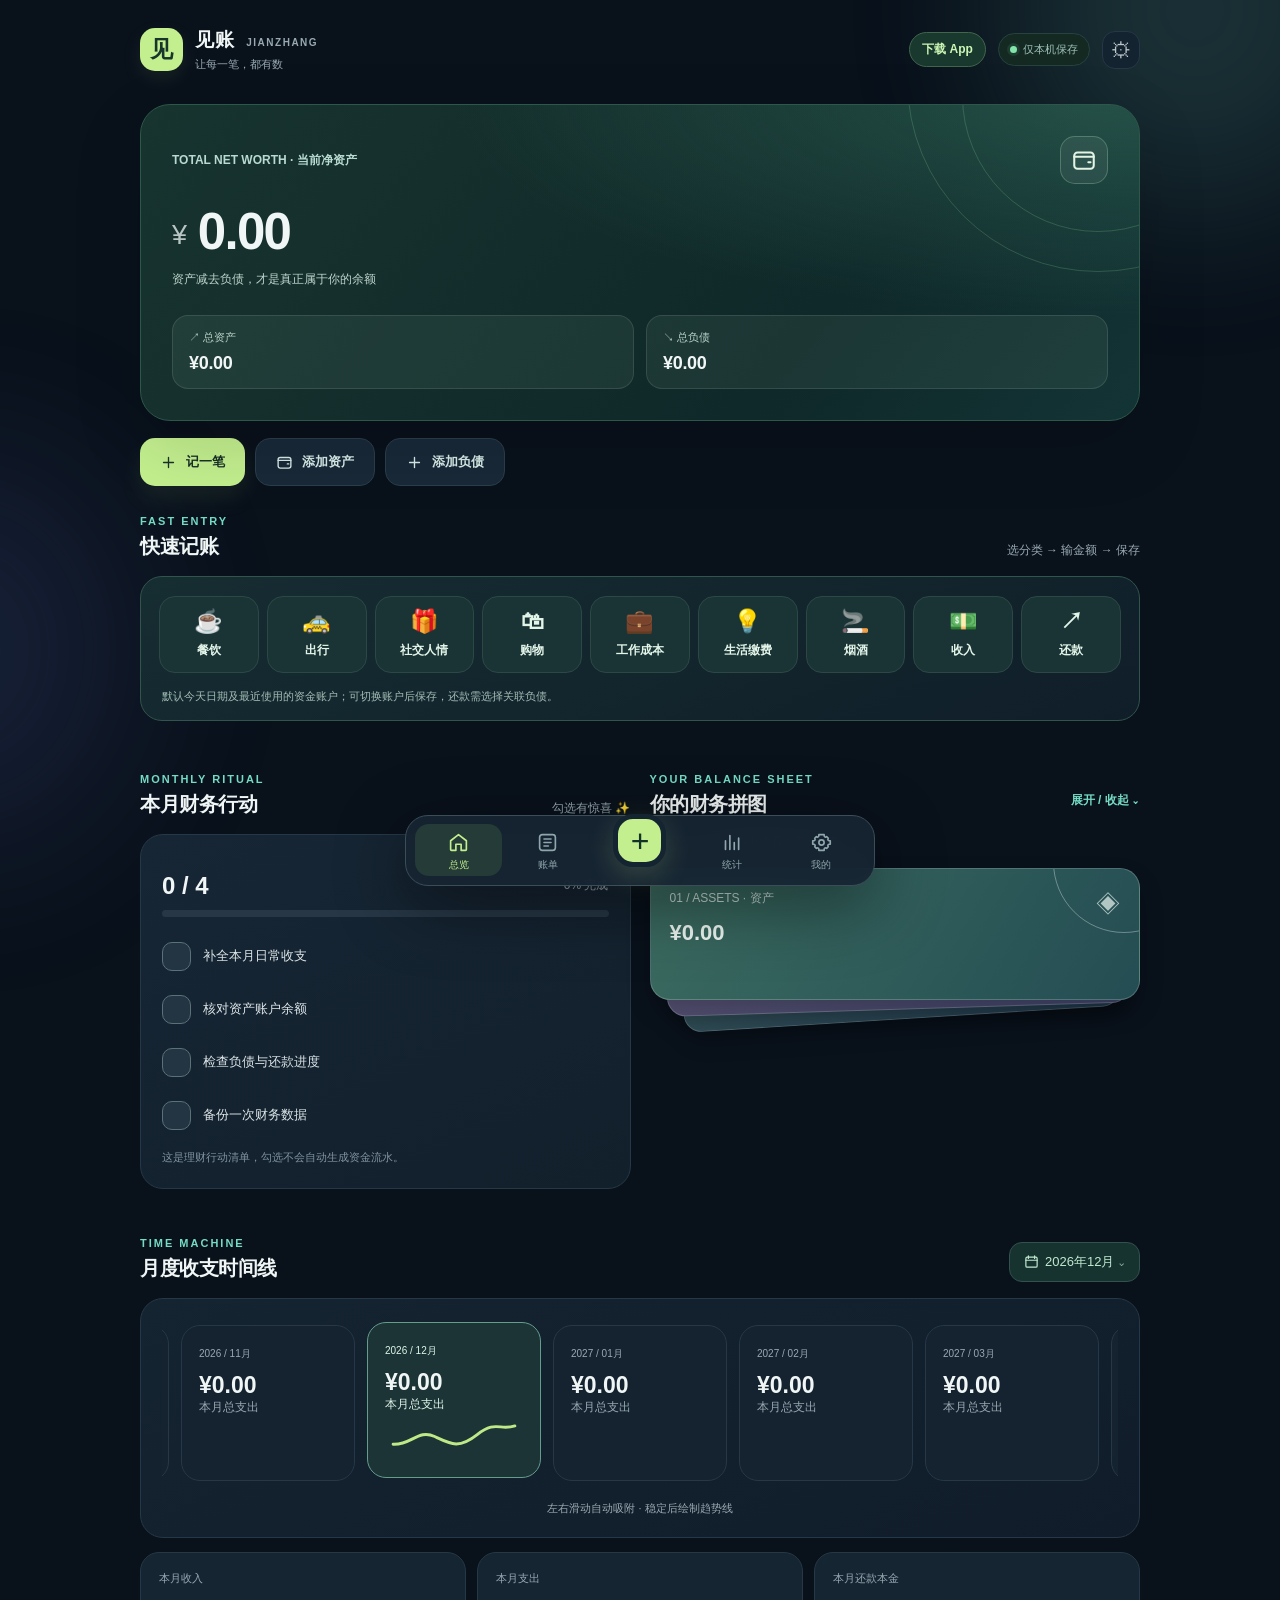
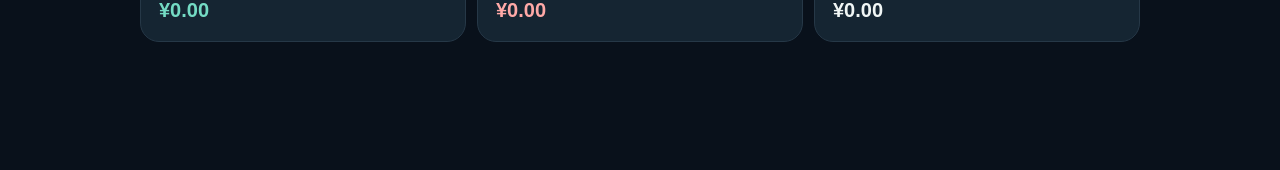
<file: index.html>
<!doctype html>
<html lang="zh-CN">
<head>
  <meta charset="utf-8" />
  <meta name="viewport" content="width=device-width,initial-scale=1,viewport-fit=cover" />
  <meta name="apple-mobile-web-app-capable" content="yes" />
  <meta name="apple-mobile-web-app-status-bar-style" content="black-translucent" />
  <link rel="apple-touch-icon" href="./icons/icon-192.png" />
  <meta name="theme-color" content="#0a111c" />
  <meta name="description" content="见账：本地优先的资产、负债与日常记账工具，可选账号同步，支持安卓与苹果。" />
  <link rel="manifest" href="./manifest.webmanifest" />
  <link rel="icon" href="./icons/icon.svg" type="image/svg+xml" />
  <link rel="stylesheet" href="./styles.css" />
  <title>见账 · 每一笔都有数</title>
</head>
<body>
  <div class="ambient ambient-a" aria-hidden="true"></div>
  <div class="ambient ambient-b" aria-hidden="true"></div>
  <div class="app-shell">
    <header class="topbar">
      <div class="brand"><div class="brand-symbol" aria-hidden="true">见</div><div><div class="brand-name">见账 <span>JIANZHANG</span></div><div class="brand-caption">让每一笔，都有数</div></div></div>
      <div class="top-actions"><a class="download-link" href="./download.html" title="下载和安装见账 App">下载 App</a><span class="local-pill"><span class="local-dot"></span> 仅本机保存</span><button class="avatar-btn" type="button" data-nav="settings" title="设置与备份" aria-label="设置与备份">⚙</button></div>
    </header>
    <main id="page-root" aria-live="polite"><div class="loading">正在打开你的账本…</div></main>
  </div>
  <nav class="bottom-nav" aria-label="主导航">
    <button type="button" class="nav-item active" data-nav="home" aria-label="总览" aria-current="page"><span class="nav-icon" data-icon="home"></span><small>总览</small></button>
    <button type="button" class="nav-item" data-nav="ledger" aria-label="账单"><span class="nav-icon" data-icon="list"></span><small>账单</small></button>
    <button type="button" class="nav-add" data-quick-open aria-label="快速记账" title="快速记账">+</button>
    <button type="button" class="nav-item" data-nav="reports" aria-label="统计"><span class="nav-icon" data-icon="chart"></span><small>统计</small></button>
    <button type="button" class="nav-item" data-nav="settings" aria-label="设置"><span class="nav-icon" data-icon="settings"></span><small>我的</small></button>
  </nav>
  <div id="dialog-root"></div>
  <div id="toast" class="toast" role="status" aria-live="polite"></div>
  <script src="./cloud-config.js" defer></script>
  <script src="./cloud-sync.js" defer></script>
  <script src="./app.js" defer></script>
</body>
</html>
</file>
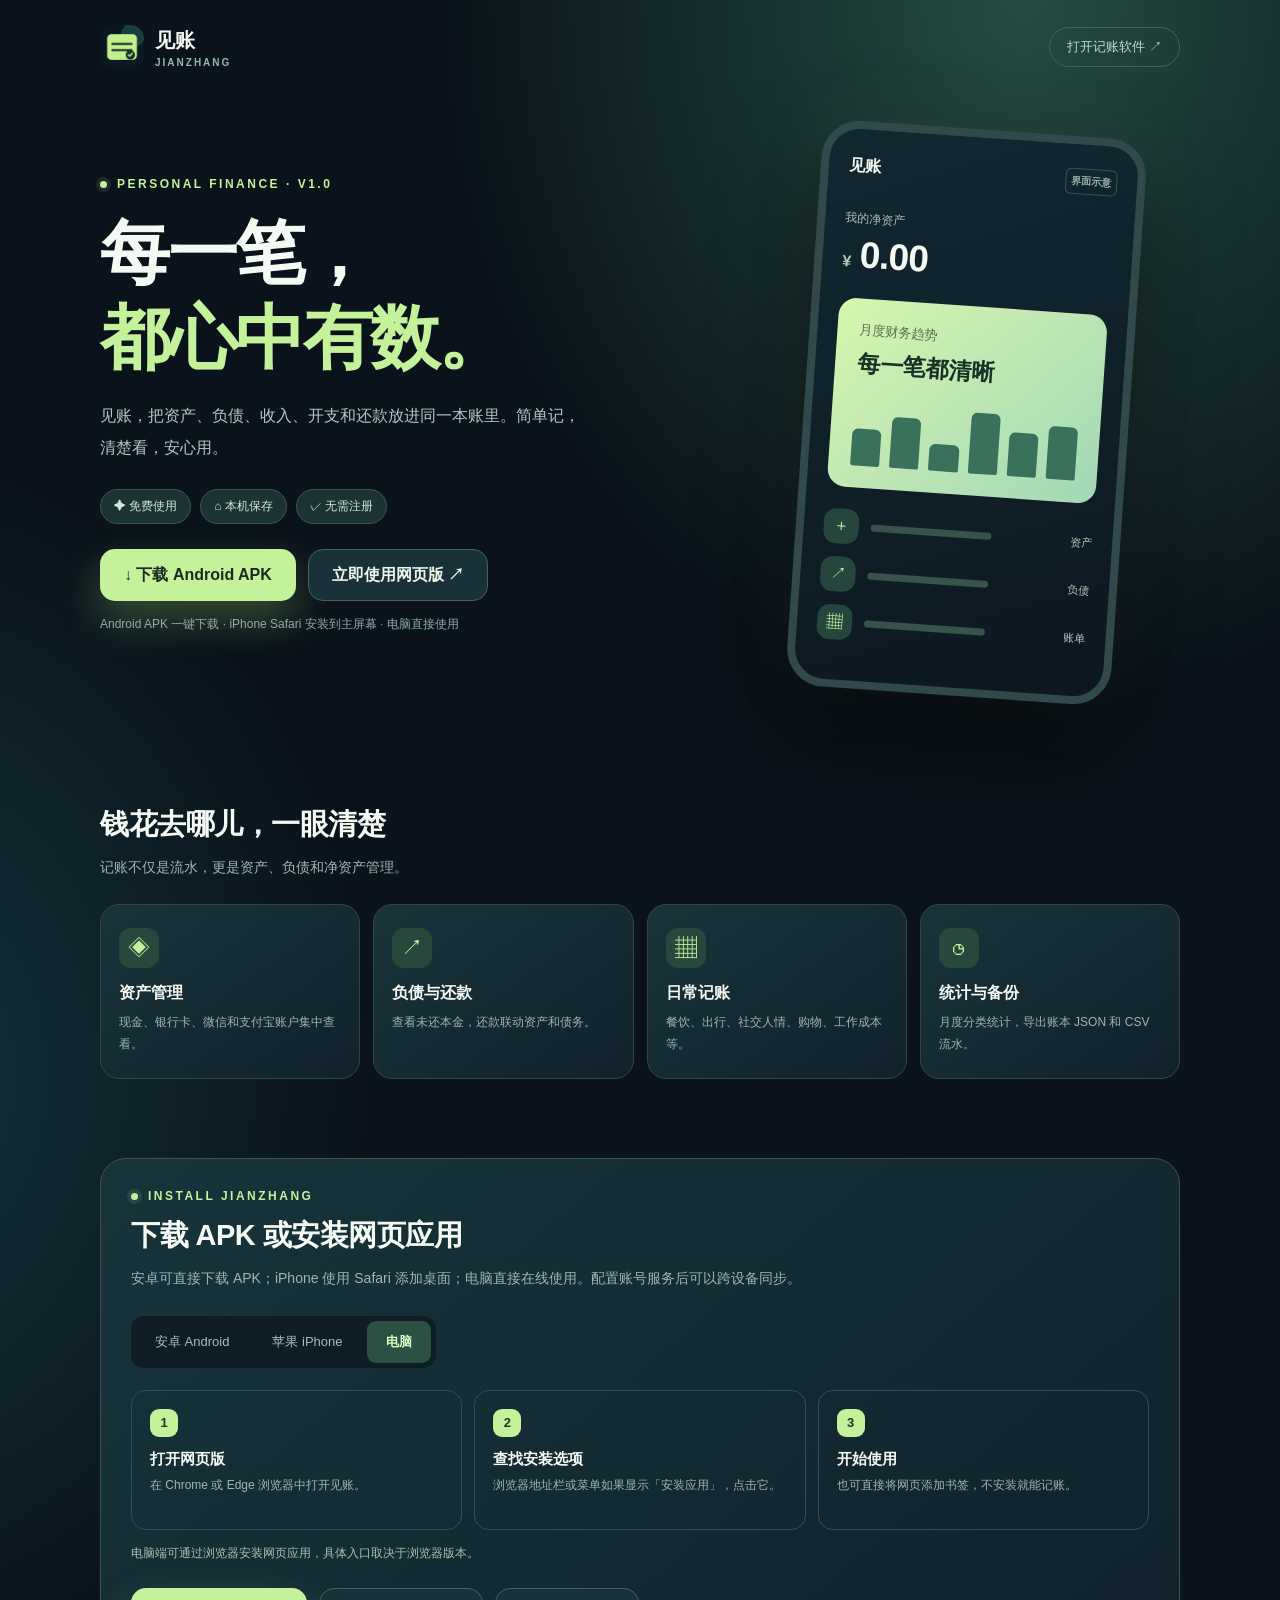
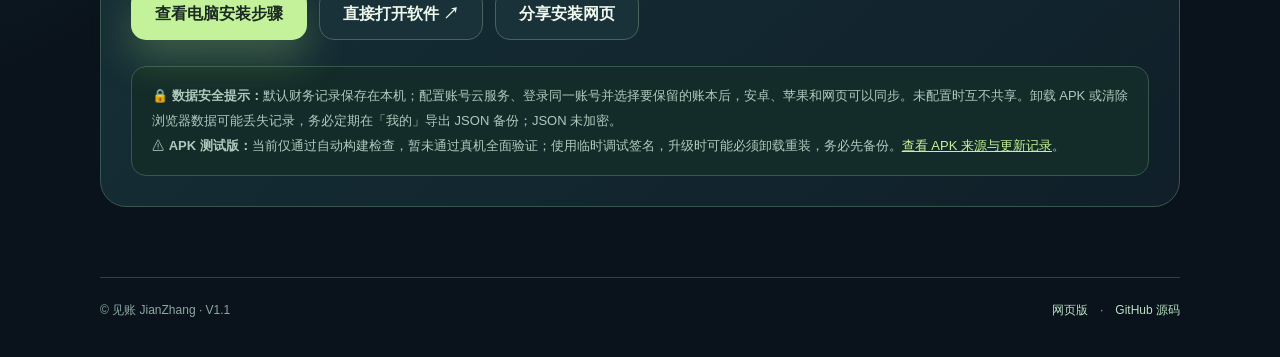
<file: download.html>
<!doctype html>
<html lang="zh-CN">
<head>
<meta charset="utf-8">
<meta name="viewport" content="width=device-width,initial-scale=1,viewport-fit=cover">
<meta name="theme-color" content="#0a131b">
<meta name="description" content="见账 App 免费安装页面。资产、负债、收支、还款，记好自己的每一笔。">
<meta property="og:title" content="见账 App · 每一笔都有数">
<meta property="og:description" content="一款离线优先的个人财务记账软件。">
<link rel="icon" href="./icons/icon.svg" type="image/svg+xml">
<link rel="apple-touch-icon" href="./icons/icon-192.png">
<link rel="manifest" href="./manifest.webmanifest">
<title>见账 App · 下载与安装</title>
<style>
:root{color-scheme:dark;--bg:#0a131b;--panel:#11232b;--stroke:#324b4b;--text:#f5f9f3;--muted:#9fb6b3;--lime:#c4f29a}
*{box-sizing:border-box}html{scroll-behavior:smooth}body{margin:0;background:radial-gradient(ellipse 75% 60% at 80% 0,#254b43 0,transparent 60%),radial-gradient(ellipse 55% 45% at -10% 55%,#14323a 0,transparent 70%),var(--bg);min-height:100vh;color:var(--text);font-family:Inter,-apple-system,BlinkMacSystemFont,"PingFang SC","Microsoft YaHei",sans-serif}
button,a{-webkit-tap-highlight-color:transparent}button{font:inherit;cursor:pointer}a{text-decoration:none;color:inherit}a:focus-visible,button:focus-visible{outline:3px solid var(--lime);outline-offset:3px}.wrap{width:min(1080px,calc(100% - 40px));margin:auto}
nav{display:flex;align-items:center;justify-content:space-between;padding:25px 0}.brand{display:flex;align-items:center;gap:11px;font-weight:850;font-size:20px}.brand img{height:44px;width:44px;border-radius:14px}.brand small{display:block;font-size:10px;letter-spacing:2px;color:#9ab6ac;margin-top:3px}.nav-open{border:1px solid #466057;border-radius:99px;padding:10px 17px;font-size:13px;color:#c4d9ce}
.hero{display:grid;grid-template-columns:1.15fr .85fr;gap:7%;align-items:center;min-height:520px;padding:35px 0 75px}.eyebrow{font-size:12px;font-weight:850;color:var(--lime);letter-spacing:2.5px}.eyebrow::before{content:"";display:inline-block;height:7px;width:7px;border-radius:99px;background:var(--lime);margin-right:10px;box-shadow:0 0 0 4px #c4f29a1a}h1{font-size:clamp(47px,5.5vw,74px);line-height:1.2;letter-spacing:-2.4px;margin:20px 0}.accent{color:var(--lime)}.desc{line-height:2;color:#b4c7c3;font-size:16px;max-width:490px}.tags{display:flex;flex-wrap:wrap;gap:9px;margin:25px 0}.tag{border:1px solid #3d5750;background:#1b3333;color:#d3e6d9;font-size:12px;border-radius:99px;padding:8px 13px}
.actions{display:flex;flex-wrap:wrap;gap:12px;margin:24px 0 0}.btn{min-height:52px;display:inline-flex;align-items:center;justify-content:center;gap:9px;padding:0 23px;border-radius:15px;font-weight:800;border:1px solid #4b625c;transition:transform .2s,background .2s}.btn:hover{transform:translateY(-2px)}.btn.primary{border-color:transparent;background:var(--lime);color:#1b2b21;box-shadow:0 18px 40px #bafa8140}.btn.outline{background:#193239;color:#eef7ec}.helper{font-size:12px;line-height:1.9;color:#91aca3}
.phone{max-width:325px;width:100%;margin:auto;border:8px solid #31494b;border-radius:38px;background:linear-gradient(160deg,#122831,#0c1720);padding:24px 20px 27px;box-shadow:0 35px 90px #0009,0 0 65px #7ba68c21;transform:rotate(4deg);animation:bob 7s ease-in-out infinite}.phonehead{display:flex;justify-content:space-between;align-items:center;font-weight:800;font-size:16px}.sample{font-size:10px;color:#98b4b1;border:1px solid #355750;border-radius:6px;padding:5px}.phlabel{font-size:12px;color:#a6c0b8;margin:31px 0 7px}.phmoney{font-size:37px;letter-spacing:-1px;font-weight:850}.phmoney small{font-size:16px;color:#a9cebf}.phcard{margin:22px 0;background:linear-gradient(135deg,#d8f6ae,#a2d8b7);padding:22px;color:#193226;border-radius:18px}.phcard small{opacity:.66}.phcard strong{font-size:23px;display:block;margin:9px 0 18px}.bars{display:flex;align-items:end;height:68px;gap:10px}.bars i{flex:1;background:#39715a;border-radius:6px 6px 2px 2px;display:block}.bars i:nth-child(1){height:55%}.bars i:nth-child(2){height:75%}.bars i:nth-child(3){height:40%}.bars i:nth-child(4){height:90%}.bars i:nth-child(5){height:64%}.bars i:nth-child(6){height:78%}.phrow{display:flex;align-items:center;gap:12px;margin:13px 0}.phicon{display:grid;place-items:center;background:#25463c;border-radius:12px;width:35px;height:35px;color:#c9f4a3}.phline{height:7px;width:45%;background:#38534c;border-radius:10px}.phrow span:last-child{margin-left:auto;font-size:11px;color:#b4c8bd}
section{padding:34px 0}h2{font-size:29px;letter-spacing:-.5px;margin:0 0 10px}.sub{color:var(--muted);line-height:1.8;font-size:14px;margin:0 0 24px}.features{display:grid;grid-template-columns:repeat(4,1fr);gap:13px}.feature{background:linear-gradient(145deg,#19343a,#11212b);border:1px solid #314747;border-radius:19px;padding:23px 18px;min-height:158px}.feature-icon{display:grid;place-items:center;color:var(--lime);background:#28483e;border-radius:12px;width:40px;height:40px;font-size:22px}.feature b{display:block;margin-top:15px}.feature p{margin:8px 0 0;font-size:12px;color:var(--muted);line-height:1.8}
.installer{margin:45px auto 70px;background:linear-gradient(140deg,#17343b,#101f29);border:1px solid #39554f;padding:30px;border-radius:26px}.tabs{display:flex;gap:5px;border-radius:13px;background:#0e1d25;width:max-content;max-width:100%;padding:5px;margin:22px 0}.tab{border:0;background:transparent;color:#a5bfba;padding:12px 19px;border-radius:9px;font-size:13px}.tab[aria-selected=true]{background:#2b5044;color:#d6ffc1;font-weight:800}.steps{display:grid;grid-template-columns:repeat(3,1fr);gap:12px}.step{border:1px solid #34504c;padding:18px;border-radius:15px;min-height:140px}.num{background:var(--lime);border-radius:9px;color:#223628;display:grid;place-items:center;width:28px;height:28px;font-size:13px;font-weight:850}.step h3{font-size:15px;margin:13px 0 6px}.step p{font-size:12px;color:var(--muted);line-height:1.8;margin:0}.note{font-size:12px;color:#a9c2b5;line-height:1.9}.privacy{border:1px solid #35584c;background:#142c29;padding:17px 20px;border-radius:15px;color:#b0c9bd;font-size:13px;line-height:1.9;margin-top:26px}footer{border-top:1px solid #2c4141;padding:24px 0 38px;display:flex;justify-content:space-between;gap:14px;color:#8ba9a0;font-size:12px}footer a{color:#b9dfc2}
dialog{width:min(410px,92vw);background:#142730;border:1px solid #536c5a;border-radius:23px;color:#f4faf3;padding:27px;box-shadow:0 25px 90px #000c}dialog::backdrop{background:#03090bcf;backdrop-filter:blur(5px)}dialog h2{font-size:22px}dialog p,dialog ol{font-size:14px;color:#bad1c4;line-height:1.9}dialog ol{padding-left:22px}dialog .btn{width:100%}
@keyframes bob{50%{transform:rotate(3deg) translateY(-13px)}}
@media(max-width:800px){.hero{grid-template-columns:1fr;text-align:center;gap:45px;padding:40px 0}.tags,.actions{justify-content:center}.desc{margin:auto}.phone{max-width:280px;transform:none;animation:none}.features{grid-template-columns:repeat(2,1fr)}.steps{grid-template-columns:1fr}.step{min-height:0}}
@media(max-width:430px){.wrap{width:calc(100% - 32px)}nav{padding:18px 0}.brand{font-size:17px}.brand img{height:40px;width:40px}.nav-open{font-size:12px;padding:9px 12px}h1{font-size:46px}.desc{font-size:14px}.hero{padding:33px 0}.actions{display:grid}.actions .btn{width:100%}.features{gap:9px}.feature{padding:17px 12px}.installer{padding:20px;margin:32px auto 45px}.tabs{width:100%}.tab{flex:1;padding:12px 7px}footer{flex-direction:column;text-align:center}h2{font-size:25px}}
@media(prefers-reduced-motion:reduce){*,*:before,*:after{animation:none!important;scroll-behavior:auto!important;transition:none!important}}
</style>
</head>
<body>
<nav class="wrap"><a class="brand" href="./download.html"><img src="./icons/icon-192.png" alt=""><span>见账<small>JIANZHANG</small></span></a><a class="nav-open" href="./index.html">打开记账软件 ↗</a></nav>
<main>
  <section class="wrap hero">
    <div><div class="eyebrow">PERSONAL FINANCE · V1.0</div><h1>每一笔，<br><span class="accent">都心中有数。</span></h1><p class="desc">见账，把资产、负债、收入、开支和还款放进同一本账里。简单记，清楚看，安心用。</p>
      <div class="tags"><span class="tag">✦ 免费使用</span><span class="tag">⌂ 本机保存</span><span class="tag">✓ 无需注册</span></div>
      <div class="actions"><a class="btn primary" href="./downloads/JianZhang-latest.apk" id="direct-apk-download">↓ 下载 Android APK</a><a class="btn outline" href="./index.html">立即使用网页版 ↗</a></div>
      <p class="helper">Android APK 一键下载 · iPhone Safari 安装到主屏幕 · 电脑直接使用</p>
    </div>
    <div class="phone" role="img" aria-label="见账界面示意图，数据为零，不代表真实账户">
      <div class="phonehead">见账 <span class="sample">界面示意</span></div><div class="phlabel">我的净资产</div><div class="phmoney"><small>¥</small> 0.00</div>
      <div class="phcard"><small>月度财务趋势</small><strong>每一笔都清晰</strong><div class="bars"><i></i><i></i><i></i><i></i><i></i><i></i></div></div>
      <div class="phrow"><span class="phicon">＋</span><span class="phline"></span><span>资产</span></div>
      <div class="phrow"><span class="phicon">↗</span><span class="phline"></span><span>负债</span></div>
      <div class="phrow"><span class="phicon">▦</span><span class="phline"></span><span>账单</span></div>
    </div>
  </section>
  <section class="wrap"><h2>钱花去哪儿，一眼清楚</h2><p class="sub">记账不仅是流水，更是资产、负债和净资产管理。</p><div class="features">
    <article class="feature"><div class="feature-icon">◈</div><b>资产管理</b><p>现金、银行卡、微信和支付宝账户集中查看。</p></article>
    <article class="feature"><div class="feature-icon">↗</div><b>负债与还款</b><p>查看未还本金，还款联动资产和债务。</p></article>
    <article class="feature"><div class="feature-icon">▦</div><b>日常记账</b><p>餐饮、出行、社交人情、购物、工作成本等。</p></article>
    <article class="feature"><div class="feature-icon">◷</div><b>统计与备份</b><p>月度分类统计，导出账本 JSON 和 CSV 流水。</p></article>
  </div></section>
  <section class="wrap installer" id="install"><div class="eyebrow">INSTALL JIANZHANG</div><h2 style="margin-top:13px">下载 APK 或安装网页应用</h2><p class="sub">安卓可直接下载 APK；iPhone 使用 Safari 添加桌面；电脑直接在线使用。配置账号服务后可以跨设备同步。</p>
    <div class="tabs" role="tablist" aria-label="设备类型">
      <button class="tab" type="button" data-type="android" id="androidTab" role="tab" aria-controls="steps" aria-selected="true">安卓 Android</button>
      <button class="tab" type="button" data-type="ios" id="iosTab" role="tab" aria-controls="steps" aria-selected="false">苹果 iPhone</button>
      <button class="tab" type="button" data-type="pc" id="pcTab" role="tab" aria-controls="steps" aria-selected="false">电脑</button>
    </div>
    <div class="steps" role="tabpanel" id="steps" aria-live="polite"></div><p class="note" id="platformNote"></p>
    <div class="actions"><button class="btn primary" type="button" id="installBtn">↓ 安装见账</button><a class="btn outline" href="./index.html">直接打开软件 ↗</a><button class="btn outline" type="button" id="shareBtn">分享安装网页</button></div>
    <div class="privacy">🔒 <b>数据安全提示：</b>默认财务记录保存在本机；配置账号云服务、登录同一账号并选择要保留的账本后，安卓、苹果和网页可以同步。未配置时互不共享。卸载 APK 或清除浏览器数据可能丢失记录，务必定期在「我的」导出 JSON 备份；JSON 未加密。<br>⚠ <b>APK 测试版：</b>当前仅通过自动构建检查，暂未通过真机全面验证；使用临时调试签名，升级时可能必须卸载重装，务必先备份。<a href="https://github.com/zonglianpan-commits/JianZhang/releases/tag/v1.0.0-android-preview" target="_blank" rel="noopener noreferrer" style="text-decoration:underline;color:#c4f29a">查看 APK 来源与更新记录</a>。</div>
  </section>
</main>
<footer class="wrap"><span>© 见账 JianZhang · V1.1</span><span><a href="./index.html">网页版</a>　·　<a target="_blank" rel="noopener noreferrer" href="https://github.com/zonglianpan-commits/JianZhang">GitHub 源码</a></span></footer>
<dialog id="guide"><h2>安装见账</h2><p>根据所选设备安装见账。Android 可下载 APK；iPhone 使用 Safari 添加到主屏幕。</p><ol id="guideList"></ol><button class="btn primary" id="closeGuide" type="button">知道了</button></dialog>
<script>
(function(){
'use strict';
var APK_DOWNLOAD_URL="./downloads/JianZhang-latest.apk";
var type=/iPhone|iPad|iPod/i.test(navigator.userAgent)?'ios':/Android/i.test(navigator.userAgent)?'android':'pc';
var data={
 android:[['下载 APK','点击「下载 Android APK」，直接从本站下载测试安装包（约 1.27 MB），无需打开 GitHub。'],['允许安装','打开下载的 APK，按系统提示允许此来源安装，然后确认安装。'],['从桌面启动','点击「见账」图标。APK 可离线记账，数据与网页版互不共享。']],
 ios:[['使用 Safari','在 iPhone 上用 Safari 浏览器打开见账网页版。'],['点击分享按钮','点击 Safari 分享图标（方框向上箭头）。'],['添加到主屏幕','找到「添加到主屏幕」并确认添加。']],
 pc:[['打开网页版','在 Chrome 或 Edge 浏览器中打开见账。'],['查找安装选项','浏览器地址栏或菜单如果显示「安装应用」，点击它。'],['开始使用','也可直接将网页添加书签，不安装就能记账。']]
};
var notes={android:'⚠ 当前是 GitHub Actions 临时 debug 签名 APK。更新前务必先导出 JSON 备份；后续签名不同的 APK 可能无法直接覆盖安装。',ios:'苹果端通过 Safari 添加到主屏幕使用，当前没有独立 IPA 文件。',pc:'电脑端可通过浏览器安装网页应用，具体入口取决于浏览器版本。'};
var panel=document.getElementById('steps');
function isInstalled(){return window.matchMedia('(display-mode: standalone)').matches||navigator.standalone===true;}
function select(t){
 type=t;panel.replaceChildren();
 document.querySelectorAll('[data-type]').forEach(function(b){var yes=b.dataset.type===t;b.setAttribute('aria-selected',yes?'true':'false');b.tabIndex=yes?0:-1;});
 panel.setAttribute('aria-labelledby',t+'Tab');
 data[t].forEach(function(item,i){var el=document.createElement('article');el.className='step';var n=document.createElement('div');n.className='num';n.textContent=i+1;var h=document.createElement('h3');h.textContent=item[0];var p=document.createElement('p');p.textContent=item[1];el.append(n,h,p);panel.appendChild(el);});
 document.getElementById('platformNote').textContent=notes[t];
 document.getElementById('installBtn').textContent=t==='android'?'↓ 下载 Android APK':isInstalled()?'打开见账':t==='ios'?'查看 iPhone 安装步骤':'查看电脑安装步骤';
}
function guide(){var d=document.getElementById('guide');var ol=document.getElementById('guideList');ol.replaceChildren();data[type].forEach(function(item){var li=document.createElement('li');li.textContent=item[0]+'：'+item[1];ol.appendChild(li);});if(d.showModal)d.showModal();else alert(data[type].map(function(v){return v.join('：')}).join('\n'));}
document.querySelectorAll('[data-type]').forEach(function(b){b.addEventListener('click',function(){select(b.dataset.type);});});
document.getElementById('closeGuide').addEventListener('click',function(){document.getElementById('guide').close();});
document.getElementById('installBtn').addEventListener('click',async function(){
 if(type==='android'){location.href=APK_DOWNLOAD_URL;return;}
 if(isInstalled()){location.href='./index.html';return;}
 guide();
});
document.getElementById('shareBtn').addEventListener('click',async function(){
 var url=new URL('./download.html',location.href).href;
 try{if(navigator.share&&/Android|iPhone|iPad/i.test(navigator.userAgent)){await navigator.share({title:'见账 App',url:url});return;}
 if(navigator.clipboard){await navigator.clipboard.writeText(url);this.textContent='✓ 已复制链接';return;}
 window.prompt('复制安装链接',url);
 }catch(e){if(e.name!=='AbortError')window.prompt('复制安装链接',url);}
});
window.addEventListener('beforeinstallprompt',function(e){e.preventDefault();});
window.addEventListener('appinstalled',function(){select(type);});
select(type);
if('serviceWorker' in navigator&&location.protocol==='https:')window.addEventListener('load',function(){navigator.serviceWorker.register('./sw.js').catch(function(){});});
})();
</script>
</body>
</html>
</file>
<file: styles.css>
:root{font-family:Inter,"SF Pro Display",-apple-system,BlinkMacSystemFont,"PingFang SC","Microsoft YaHei",sans-serif;color-scheme:dark;--bg:#09111b;--surface:#101d2a;--surface2:#152534;--border:#263847;--text:#f0f6f5;--muted:#98a9b2;--accent:#c3ef8e;--mint:#74dbc4;--danger:#ffa9a7;--violet:#a8a2ff;--radius:23px}
*{box-sizing:border-box}html{scroll-behavior:smooth}body{margin:0;min-height:100vh;background:var(--bg);color:var(--text);overflow-x:hidden;transition:background .5s}button,input,select,textarea{font:inherit}button{cursor:pointer}button:focus-visible,input:focus-visible,select:focus-visible,textarea:focus-visible{outline:2px solid var(--accent);outline-offset:3px}button:disabled{opacity:.5;cursor:not-allowed}a{color:var(--accent)}.ambient{position:fixed;pointer-events:none;z-index:-1;filter:blur(85px);opacity:.19;transition:background .8s,opacity .8s}.ambient-a{width:390px;height:400px;top:-190px;right:-110px;border-radius:50%;background:#67baaa}.ambient-b{width:330px;height:400px;bottom:50px;left:-200px;border-radius:50%;background:#5260a9}body.all-done .ambient-a{opacity:.34;background:#aeed83}body.all-done .ambient-b{opacity:.34;background:#63bdc3}.app-shell{width:min(100% - 40px,1000px);margin:auto;padding-bottom:128px}.topbar{display:flex;justify-content:space-between;align-items:center;padding:27px 0 32px;gap:12px}.brand{display:flex;gap:12px;align-items:center}.brand-symbol{width:43px;height:43px;background:var(--accent);color:#18352b;border-radius:15px;display:grid;place-items:center;font-weight:900;font-size:23px;box-shadow:0 8px 20px #b6e98716}.brand-name{font-size:19px;letter-spacing:1px;font-weight:800}.brand-name span{font-size:10px;letter-spacing:1.5px;color:var(--muted);font-weight:600;margin-left:5px}.brand-caption{font-size:11px;color:var(--muted);margin-top:4px}.top-actions{display:flex;align-items:center;gap:12px}.local-pill{font-size:11px;color:#9fc2ba;border:1px solid #28433f;background:#132922;padding:8px 11px;border-radius:90px;white-space:nowrap}.local-dot{display:inline-block;width:7px;height:7px;background:#82e6ab;border-radius:50%;margin-right:3px;box-shadow:0 0 0 3px #82e6ab1a}.avatar-btn{width:38px;height:38px;border:1px solid var(--border);border-radius:13px;background:#132330;color:#bdc8c9;font-size:21px}.page{width:100%;min-height:580px}.page.reveal-page{will-change:clip-path}.section-head{display:flex;justify-content:space-between;align-items:end;margin:29px 0 16px;gap:12px}.eyebrow{color:var(--mint);font-size:11px;font-weight:750;letter-spacing:2px;text-transform:uppercase}.section-title{font-size:20px;letter-spacing:-.5px;font-weight:800;margin:6px 0 0}.subtext{color:var(--muted);font-size:12px;line-height:1.6}.subtle-btn{background:transparent;border:0;color:var(--mint);font-size:12px;padding:9px 2px;font-weight:700}.section-card{background:linear-gradient(155deg,#152431,#101c29);border:1px solid var(--border);border-radius:var(--radius);padding:21px}.hero{background:radial-gradient(ellipse at 97% -3%,#3f826c70,transparent 48%),linear-gradient(130deg,#18342f,#0f2829 68%,#133435);padding:31px;border:1px solid #2d5749;border-radius:30px;min-height:278px;position:relative;overflow:hidden;box-shadow:0 24px 70px #0002}.hero:before,.hero:after{content:"";position:absolute;pointer-events:none;border:1px solid #a4eca430;border-radius:50%}.hero:before{width:380px;height:380px;right:-150px;top:-215px}.hero:after{width:270px;height:270px;right:-95px;top:-145px}.hero-row{display:flex;justify-content:space-between;align-items:center;position:relative;z-index:1}.hero-overline{font-size:12px;color:#b8dad0;font-weight:650}.hero-value{font-size:clamp(32px,5vw,51px);line-height:1.2;font-weight:830;letter-spacing:-1.7px;margin:17px 0 9px;font-variant-numeric:tabular-nums;word-break:break-all}.hero-value em{font-size:.53em;font-style:normal;opacity:.75;font-weight:500;vertical-align:14%}.net-tip{font-size:12px;color:#bfd4cc}.hero-stat-row{display:flex;gap:12px;margin-top:27px;position:relative;z-index:1}.hero-mini{flex:1;padding:14px 16px;border-radius:16px;background:#d5f8cb11;border:1px solid #ffffff1b}.hero-mini small{display:block;color:#bbd3ca;font-size:11px;margin-bottom:8px}.hero-mini strong{font-size:18px;letter-spacing:-.3px;white-space:nowrap}.hero-deco{width:48px;height:48px;border:1px solid #b8e4bd45;color:#e3f4e5;border-radius:15px;display:grid;place-items:center;background:#ffffff10}.action-row{display:flex;flex-wrap:wrap;gap:10px;margin:17px 0 10px}.action-primary,.action-secondary{border:0;border-radius:15px;display:inline-flex;align-items:center;justify-content:center;gap:9px;padding:14px 20px;font-weight:750;font-size:13px;transition:transform .2s,background .2s}.action-primary{background:var(--accent);color:#193028;box-shadow:0 12px 24px #c3ef8e16}.action-secondary{background:#192938;border:1px solid #2a3e4c;color:#d6ebe7}.action-primary:active,.action-secondary:active{transform:scale(.96)}.action-primary svg,.action-secondary svg{width:17px;height:17px}.home-grid{display:grid;grid-template-columns:1fr 1fr;gap:19px;align-items:start}.span-all{grid-column:1/-1}.goals-panel{background:linear-gradient(155deg,#172635,#12202c);border:1px solid var(--border);border-radius:var(--radius);padding:21px;transition:border-color .45s,background .45s}.all-done .goals-panel{background:linear-gradient(125deg,#1e3528,#132b2b);border-color:#588b62}.goal-progress-row{display:flex;align-items:center;justify-content:space-between;margin:16px 0 10px}.goal-progress-row strong{font-size:24px;font-variant-numeric:tabular-nums}.goal-progress-row span{font-size:12px;color:var(--muted)}.progress-track{height:7px;border-radius:30px;background:#273746;overflow:hidden}.progress-fill{height:100%;background:linear-gradient(90deg,#7fd7bb,var(--accent));width:0;transition:width .65s cubic-bezier(.2,.7,.2,1)}.goals-list{margin-top:18px;display:grid;gap:10px}.goal-item{display:flex;align-items:center;gap:12px;min-height:43px;padding:5px 0}.task-done{flex:0 0 29px;width:29px;height:29px;border-radius:10px;border:1px solid #597277;background:#233443;color:transparent;position:relative;display:grid;place-items:center;transition:background .35s,border-radius .42s,transform .35s,box-shadow .35s}.task-done svg{width:17px;height:17px;stroke:currentColor;stroke-width:3;fill:none}.task-done.checked{background:var(--accent);color:#193b32;border-color:var(--accent);border-radius:50%;transform:scale(1.1);box-shadow:0 0 0 5px #b5ef8730}.task-done.celebrate{animation:done-pop .64s cubic-bezier(.1,.7,.35,1.5)}@keyframes done-pop{0%{transform:scale(.8);border-radius:9px}45%{transform:scale(1.3);border-radius:50%}70%{transform:scale(.9)}100%{transform:scale(1.1)}}.particle{position:absolute;width:5px;height:5px;border-radius:2px;background:var(--particle-color,var(--accent));left:50%;top:50%;pointer-events:none;animation:particle-fly .7s ease-out forwards}@keyframes particle-fly{0%{transform:translate(-50%,-50%) scale(1);opacity:1}100%{transform:translate(calc(-50% + var(--dx)),calc(-50% + var(--dy))) rotate(170deg) scale(0);opacity:0}}.goal-text{color:#dce5e8;font-size:13px;transition:color .2s}.goal-item.completed .goal-text{color:#8cb3a5;text-decoration:line-through}.goal-note{font-size:11px;color:#82929f;margin:12px 0 0;line-height:1.6}.stack-scene{height:197px;position:relative;transition:height .6s cubic-bezier(.2,.75,.2,1);margin-top:19px}.stack-scene.expanded{height:405px}.stack-card{position:absolute;inset:0 0 auto 0;height:132px;border-radius:20px;padding:19px;display:flex;justify-content:space-between;align-items:flex-start;text-align:left;color:#edf7f2;border:1px solid #ffffff30;box-shadow:0 12px 24px #0003;transition:transform .65s cubic-bezier(.18,.81,.2,1),filter .65s;transform:translateY(calc(var(--layer)*17px)) scale(calc(1 - var(--layer)*.055)) rotate(calc(var(--layer)*-1.8deg));transform-origin:top center;z-index:calc(3 - var(--layer));overflow:hidden}.stack-card:before{content:"";position:absolute;width:140px;height:140px;right:-56px;top:-78px;border:1px solid #fff5;border-radius:50%}.stack-card:nth-child(1){background:linear-gradient(120deg,#3b6b60,#244d53)}.stack-card:nth-child(2){background:linear-gradient(120deg,#565273,#3e4266)}.stack-card:nth-child(3){background:linear-gradient(120deg,#34535b,#233d52)}.stack-scene.expanded .stack-card{transform:translateY(calc(var(--layer)*135px)) scale(1) rotate(0)}.stack-card .stack-name{font-size:12px;opacity:.8}.stack-card strong{font-size:22px;display:block;margin-top:13px;font-variant-numeric:tabular-nums}.stack-card .stack-decor{font-size:24px;opacity:.7}.stack-hint{font-size:11px;color:#93b2b1;margin-top:7px}.account-details{display:grid;grid-template-rows:0fr;opacity:0;transition:grid-template-rows .45s,opacity .4s}.account-details.is-open{grid-template-rows:1fr;opacity:1}.account-details>div{overflow:hidden}.mini-list{display:grid;gap:8px}.mini-row{display:flex;align-items:center;justify-content:space-between;padding:11px 12px;background:#162735;border:1px solid #273b49;border-radius:12px;gap:12px}.mini-row strong{font-size:13px}.mini-row small{display:block;color:var(--muted);font-size:11px;margin-top:4px}.mini-row .amount{white-space:nowrap;font-size:13px}.mini-row .mini-edit{border:0;background:transparent;color:#a4dccc;padding:5px;font-size:11px}.mini-group-title{display:flex;justify-content:space-between;align-items:center;margin:13px 0 8px;font-size:12px;color:#b9d0d0}.empty-compact{padding:14px;font-size:12px;color:var(--muted);background:#162735;border-radius:11px}.timeline-shell{overflow:hidden}.timeline-scroll{display:flex;gap:12px;overflow-x:auto;scroll-snap-type:x mandatory;scrollbar-width:none;padding:5px max(16px,calc((100% - 186px)/2)) 12px;touch-action:pan-x}.timeline-scroll::-webkit-scrollbar{display:none}.timeline-item{min-width:174px;height:156px;flex:0 0 174px;text-align:left;scroll-snap-align:center;padding:17px;border-radius:19px;background:#152330;border:1px solid var(--border);color:var(--muted);position:relative;transition:transform .3s,background .3s,border-color .3s}.timeline-item.selected{background:#1c3436;border-color:#649d8c;transform:translateY(-3px);color:#dff5e9}.timeline-item small{display:block;font-size:10px}.timeline-item strong{display:block;color:var(--text);font-size:23px;margin-top:11px}.timeline-item .timeline-label{font-size:12px}.timeline-spark{width:100%;height:29px;margin-top:10px;overflow:visible}.timeline-spark path{fill:none;stroke:#bde986;stroke-width:3;stroke-linecap:round;stroke-linejoin:round;stroke-dasharray:190;stroke-dashoffset:190}.timeline-item.selected.draw .timeline-spark path{animation:draw-line .9s .1s ease-out forwards}@keyframes draw-line{to{stroke-dashoffset:0}}.timeline-foot{font-size:11px;color:var(--muted);padding:8px 0 0;text-align:center}.metric-grid{display:grid;grid-template-columns:repeat(3,1fr);gap:11px}.metric{padding:18px;border-radius:19px;background:#152532;border:1px solid var(--border)}.metric small{display:block;color:var(--muted);font-size:11px;margin-bottom:11px}.metric strong{font-size:20px;line-height:1.3;overflow-wrap:anywhere}.metric .green{color:var(--mint)}.metric .red{color:#ffa9a7}.tag-row{display:flex;gap:8px;overflow-x:auto;padding:2px 0 10px;scrollbar-width:none}.filter-tag{flex:none;border:1px solid var(--border);background:#132330;color:#a9bec3;padding:9px 14px;border-radius:22px;font-size:12px}.filter-tag.active{color:#14302b;background:var(--accent);border-color:var(--accent);font-weight:700}.tx-list{display:grid;gap:9px}.tx-row{background:#132331;border:1px solid var(--border);border-radius:17px;padding:14px 15px;display:flex;gap:13px;align-items:center}.tx-icon{width:43px;height:43px;border-radius:15px;display:grid;place-items:center;font-size:19px;background:#273a3e;flex:none}.tx-icon.income{background:#264839}.tx-icon.repay{background:#443a4d}.tx-icon.transfer{background:#37405a}.tx-body{flex:1;min-width:0}.tx-body strong{font-size:13px;display:block;white-space:nowrap;overflow:hidden;text-overflow:ellipsis}.tx-body small{font-size:11px;color:var(--muted);display:block;margin-top:5px;line-height:1.5}.tx-right{text-align:right;flex:none}.tx-right strong{font-size:15px;font-variant-numeric:tabular-nums}.tx-right small{display:block;margin-top:7px;color:var(--muted);font-size:10px}.delete-btn{border:0;background:transparent;color:#8d9ea6;font-size:11px;padding:6px 0}.delete-btn:hover{color:var(--danger)}.empty-state{text-align:center;padding:44px 17px;border:1px dashed #40525b;background:#121f2a;border-radius:22px}.empty-state .empty-art{font-size:36px;margin-bottom:12px}.empty-state h3{font-size:17px;margin:5px 0 6px}.empty-state p{font-size:12px;color:var(--muted);line-height:1.6}.chart-list{display:grid;gap:19px}.chart-item-head{display:flex;justify-content:space-between;align-items:center;font-size:12px;margin-bottom:9px;gap:10px}.chart-item-head b{font-size:13px}.chart-track{height:9px;background:#293744;border-radius:20px;overflow:hidden}.chart-bar{height:100%;background:var(--bar-color,#87d7bc);border-radius:20px;transform-origin:left;animation:bar-grow .7s ease-out both}@keyframes bar-grow{from{transform:scaleX(0)}to{transform:scaleX(1)}}.report-note{background:#182a31;border:1px solid #2c504c;color:#bad0cb;padding:14px 16px;border-radius:16px;font-size:12px;line-height:1.7;margin-top:20px}.month-btn{display:inline-flex;align-items:center;gap:6px;border:1px solid #32514f;background:#17332f;color:#c0ead1;padding:10px 14px;border-radius:13px;font-size:13px}.settings-box{background:linear-gradient(145deg,#192a34,#122230);border:1px solid var(--border);border-radius:21px;padding:20px;margin:13px 0}.settings-title{font-size:15px;font-weight:780}.settings-desc{color:var(--muted);font-size:12px;line-height:1.75;margin:10px 0 15px}.settings-actions{display:flex;gap:10px;flex-wrap:wrap}.btn-small{border:1px solid #39514e;background:#1d3635;color:#d0e9df;border-radius:11px;padding:11px 15px;font-size:12px;font-weight:650}.btn-danger{border-color:#654043;color:#f3adae;background:#34252d}.data-row{display:flex;justify-content:space-between;gap:12px;padding:13px 0;border-bottom:1px solid var(--border);font-size:13px}.data-row:last-child{border:0}.muted{color:var(--muted)}.dialog-backdrop{position:fixed;inset:0;background:#04090fcc;backdrop-filter:blur(9px);z-index:100;display:flex;align-items:flex-end;justify-content:center;animation:fade-in .2s}.dialog{background:#142432;border:1px solid #35505b;border-bottom:0;width:min(100%,540px);max-height:min(91dvh,910px);overflow-y:auto;border-radius:27px 27px 0 0;padding:24px 22px max(26px,env(safe-area-inset-bottom));box-shadow:0 -25px 80px #0008;animation:slide-up .35s cubic-bezier(.2,.85,.2,1)}@keyframes slide-up{from{transform:translateY(40px);opacity:.2}to{transform:translateY(0);opacity:1}}@keyframes fade-in{from{opacity:0}to{opacity:1}}.dialog-title-row{display:flex;align-items:center;justify-content:space-between;margin-bottom:18px}.dialog-title{font-weight:800;font-size:21px}.icon-button{border:0;background:#263946;color:#bcd3d4;border-radius:12px;width:36px;height:36px;display:grid;place-items:center;font-size:22px}.segmented{display:grid;grid-template-columns:repeat(4,1fr);padding:4px;gap:4px;border-radius:13px;background:#0c1924;margin-bottom:20px}.segment{border:0;background:transparent;color:#96aeb4;border-radius:10px;padding:11px 5px;font-size:12px}.segment.active{background:#254337;color:#d6f7d6;font-weight:800}.field{display:block;margin:14px 0}.field-label{display:block;font-size:12px;color:#aec4c6;margin-bottom:9px;font-weight:650}.field input,.field select,.field textarea{display:block;width:100%;background:#0b1925;border:1px solid #354958;color:var(--text);border-radius:12px;padding:13px 14px;min-height:47px;outline:0}.field input:focus,.field select:focus,.field textarea:focus{border-color:#afe69a}.field select option{background:#152532}.field textarea{resize:vertical;min-height:80px}.form-grid{display:grid;grid-template-columns:1fr 1fr;gap:11px}.form-helper{font-size:11px;color:#a6c2bf;line-height:1.7;background:#1b3434;border:1px solid #365350;border-radius:13px;padding:12px;margin:11px 0}.submit-btn{width:100%;border:0;background:var(--accent);color:#163027;padding:15px;border-radius:14px;font-weight:800;margin-top:9px;min-height:51px;display:flex;justify-content:center;align-items:center;gap:8px;transition:width .35s,border-radius .35s,transform .25s}.submit-btn.success{background:#84d7b8;width:52px;margin-left:auto;margin-right:auto;border-radius:50%;transform:scale(1.05);font-size:21px}.toast{position:fixed;top:86px;left:50%;transform:translate(-50%,-18px);background:#d4f6bb;color:#1d3327;border-radius:13px;padding:12px 18px;font-size:13px;opacity:0;pointer-events:none;transition:opacity .3s,transform .3s;z-index:180;box-shadow:0 18px 70px #0006;white-space:nowrap;max-width:92vw;overflow:hidden;text-overflow:ellipsis}.toast.show{opacity:1;transform:translate(-50%,0)}.toast.error{background:#ffd1ca;color:#56302e}.bottom-nav{position:fixed;z-index:60;left:50%;bottom:14px;transform:translateX(-50%);display:grid;grid-template-columns:1fr 1fr 1.08fr 1fr 1fr;align-items:center;gap:2px;width:min(94%,470px);padding:8px 9px calc(9px + env(safe-area-inset-bottom)/2);background:#172533ef;border:1px solid #3a4d58;border-radius:23px;backdrop-filter:blur(22px);box-shadow:0 18px 70px #0007}.nav-item{border:0;background:transparent;color:#8fa7ab;display:grid;justify-items:center;gap:5px;padding:7px 0 4px;border-radius:14px}.nav-item small{font-size:10px}.nav-item.active{color:var(--accent);background:#243b37}.nav-icon{height:22px;display:grid;place-items:center}.nav-icon svg{width:21px;height:21px}.nav-add{width:53px;height:53px;margin:-21px auto -2px;background:var(--accent);color:#133328;border:5px solid #142431;border-radius:20px;font-size:32px;line-height:1;display:grid;place-items:center;box-shadow:0 8px 28px #c1eb8b30}.wheel-area{height:270px;position:relative;overflow:hidden;touch-action:none;user-select:none;cursor:grab;mask-image:linear-gradient(to bottom,transparent,black 24%,black 76%,transparent)}.wheel-area:active{cursor:grabbing}.wheel-lines{position:absolute;top:109px;left:0;right:0;height:52px;border-top:1px solid #618b7d;border-bottom:1px solid #618b7d;pointer-events:none;background:#d0ff9f0a}.wheel-items{position:absolute;left:0;right:0;top:0;will-change:transform;pointer-events:none}.wheel-row{height:52px;display:grid;place-items:center;color:#9bafb4;font-size:17px;transition:color .15s,transform .15s}.wheel-row.current{color:var(--accent);font-size:21px;font-weight:800;transform:scale(1.04)}.wheel-footer{display:flex;gap:10px;margin-top:12px}.wheel-footer>*{flex:1}.wheel-footer button{padding:14px;border-radius:12px;font-size:13px;font-weight:800}.wheel-footer .cancel{border:1px solid #39505c;background:#223441;color:var(--text)}.wheel-footer .confirm{border:0;background:var(--accent);color:#183729}.loading{text-align:center;color:var(--muted);padding:70px 0}
@media(max-width:740px){.app-shell{width:min(100% - 28px,560px)}.topbar{padding:19px 0 23px}.brand-name span{display:none}.local-pill{display:none}.home-grid{grid-template-columns:1fr;gap:0}.span-all{grid-column:auto}.hero{padding:25px 22px;min-height:265px}.hero-stat-row{gap:9px}.hero-mini{padding:13px}.hero-mini strong{font-size:17px}.section-head{margin-top:27px}.metric{padding:14px 11px}.metric strong{font-size:17px}.metric small{font-size:10px}.dialog{padding:23px 18px max(26px,env(safe-area-inset-bottom))}.stack-scene.expanded{height:402px}.bottom-nav{bottom:8px}}@media(max-width:360px){.hero-value{font-size:30px}.hero-mini strong{font-size:15px}.brand-caption{font-size:10px}.action-primary,.action-secondary{padding:13px 13px}.metric strong{font-size:15px}}
@media(prefers-reduced-motion:reduce){*,*::before,*::after{animation-duration:.001ms!important;transition-duration:.001ms!important;scroll-behavior:auto!important}}

.home-grid>section,.page,.timeline-shell,.timeline-scroll{min-width:0}.home-grid{min-width:0}.timeline-shell{max-width:100%}.app-shell{max-width:100%}

.download-link{display:inline-flex;justify-content:center;align-items:center;color:#cbf6b5;background:#19382e;border:1px solid #41664d;border-radius:100px;padding:8px 12px;text-decoration:none;font-size:12px;font-weight:750;white-space:nowrap}.download-link:hover{background:#2a503d}@media(max-width:460px){.top-actions{gap:6px}.download-link{padding:7px 9px;font-size:11px}.local-pill{padding:7px 8px}}

/* Optional cloud-sync account UI */
.sync-form{display:grid;gap:11px;margin-top:15px}.sync-form input{width:100%;min-height:46px;border:1px solid var(--border);border-radius:12px;padding:10px 13px;color:var(--text);background:var(--surface2);font-size:14px}.sync-state{color:#bdeca9;font-size:14px;font-weight:700}.sync-warning{color:var(--muted);font-size:12px;line-height:1.8}.sync-status{background:#1a3435;color:#d6f8dc;border:1px solid #365952;border-radius:10px;padding:10px 12px;font-size:12px;line-height:1.7}.sync-form .settings-actions{margin-top:5px}

/* V1.2 · 分类下钻、账单编辑 */
.chart-choice{display:block;width:100%;box-sizing:border-box;text-align:left;cursor:pointer;border:1px solid transparent;background:transparent;color:inherit;border-radius:13px;padding:10px;transition:background .18s,border-color .18s}
.chart-choice:hover,.chart-choice.selected{background:#203a39;border-color:#3b6058}
.chart-choice:focus-visible{outline:2px solid var(--accent);outline-offset:3px}
.chart-chevron{display:inline-block;color:var(--mint);transition:transform .2s;margin-left:5px}
.chart-choice.selected .chart-chevron{transform:rotate(180deg)}
.category-details{margin-top:22px;padding-top:18px;border-top:1px solid #385251;animation:fade-in .25s}
.category-detail-heading{display:flex;align-items:center;justify-content:space-between;gap:9px;margin-bottom:13px}
.category-detail-heading strong{font-size:14px}
.category-detail-heading small{display:block;color:var(--muted);font-size:12px;margin-top:7px}
.category-detail-note{font-size:12px;color:#b6d1c4;line-height:1.7;border:1px solid #39574f;border-radius:11px;background:#1d3434;padding:10px 12px}
.tx-row-editable{cursor:pointer;transition:border-color .16s,background .16s}
.tx-row-editable:hover{border-color:#426e5c;background:#1b3440}
.tx-actions{display:inline-flex;align-items:center;gap:10px;margin-left:10px}
.edit-btn{border:0;background:transparent;color:var(--mint);font-size:11px;padding:6px 1px}
.edit-btn:hover,.edit-btn:focus-visible{color:var(--accent);text-decoration:underline}
.tx-edit-type{margin-top:-7px;margin-bottom:16px}
@media(max-width:480px){.chart-choice{padding:8px}.category-details .tx-row{padding:11px 9px;gap:8px}.category-details .tx-icon{width:36px;height:36px}.category-details .tx-right strong{font-size:13px}.category-detail-heading{align-items:flex-start}.tx-actions{gap:6px;margin-left:6px}}

/* V1.3 · Home quick entry and reusable amount sheet */
.quick-section{margin:10px 0 23px}
.quick-card{background:linear-gradient(155deg,#162d32,#101e29);border:1px solid #31554b;border-radius:22px;padding:19px 18px 13px}
.quick-grid{display:grid;grid-template-columns:repeat(9,minmax(0,1fr));gap:8px}
.quick-tile{display:flex;flex-direction:column;justify-content:center;align-items:center;gap:9px;border:1px solid #2c4845;background:#1a3435;color:#e3f5e9;border-radius:16px;min-width:0;min-height:77px;font-size:12px;font-weight:700;transition:transform .15s,border-color .15s,background .15s}
.quick-tile:hover{border-color:#6b9d7c;background:#23433d;transform:translateY(-2px)}
.quick-tile:active{transform:scale(.96)}
.quick-tile-icon{font-size:23px;line-height:1}
.quick-footnote,.quick-date-note{color:#a4beb5;font-size:11px;line-height:1.8}
.quick-footnote{margin:14px 3px 0}
.quick-dialog-grid{grid-template-columns:repeat(3,minmax(0,1fr));margin:15px 0}
.quick-amount-field .field input{font-size:28px;font-weight:800;min-height:64px;font-variant-numeric:tabular-nums}
.quick-amount-field .field{margin:12px 0 18px}
.quick-date-note{margin:6px 0 17px}
.quick-full-btn{display:block;width:100%;text-align:center;margin-top:12px}
@media(max-width:850px){.quick-grid{grid-template-columns:repeat(5,minmax(0,1fr))}}
@media(max-width:520px){.quick-card{padding:13px 12px}.quick-grid{grid-template-columns:repeat(3,minmax(0,1fr));gap:8px}.quick-tile{min-height:63px;gap:4px;font-size:12px}.quick-tile-icon{font-size:21px}}

/* V1.4 · Interactive day/month category reports */
.report-toolbar{display:flex;align-items:center;gap:12px;flex-wrap:wrap;margin:3px 0 18px}
.report-period-switch{display:flex;flex:none;gap:3px;padding:5px;background:#10242a;border:1px solid #31534d;border-radius:13px}
.report-period-switch button{border:0;border-radius:9px;background:transparent;color:#9fb9af;font-size:12px;font-weight:750;padding:10px 18px;transition:background .2s,color .2s}
.report-period-switch button.active{background:#c3ef8e;color:#1a3027}
.report-period-switch button:focus-visible,.category-day-button:focus-visible,.report-date-arrow:focus-visible{outline:2px solid #c3ef8e;outline-offset:3px}
.report-date-controls{display:flex;align-items:center;gap:7px;flex-wrap:wrap}
.report-date-arrow,.report-today-btn{min-height:41px;border-radius:11px;border:1px solid #38594f;background:#19352f;color:#cee7db;padding:0 12px}
.report-date-arrow{font-size:23px;line-height:1;min-width:39px}
.report-today-btn{font-size:12px;font-weight:700}
.report-date-field{display:flex;align-items:center;gap:8px;border:1px solid #38594f;border-radius:11px;background:#19352f;color:#b9d0c6;padding:5px 10px;font-size:11px}
.report-date-field input{border:0;outline:none;background:transparent;color:#f0f6f5;color-scheme:dark;font:inherit;font-weight:750;min-height:29px;max-width:145px}
.category-day-breakdown{background:#162e33;border:1px solid #36554d;border-radius:15px;padding:14px;margin:0 0 16px}
.category-day-title{font-size:12px;color:#b1d6c1;font-weight:750;margin-bottom:11px}
.category-day-list{display:grid;grid-template-columns:repeat(2,minmax(0,1fr));gap:8px}
.category-day-button{display:flex;justify-content:space-between;align-items:center;gap:8px;min-width:0;padding:11px 12px;border:1px solid #3a584d;border-radius:11px;background:#213d3a;color:#ebf7ed;font-size:12px;text-align:left}
.category-day-button:hover{border-color:#92c894;background:#2b5045}
.category-day-button strong{font-variant-numeric:tabular-nums;color:#c8eea8;white-space:nowrap}
.category-day-button small{font-size:10px;color:#9eb5ac;font-weight:400}
.category-day-button strong span{margin-left:6px;color:#8fbeb0;font-size:17px}
@media(max-width:520px){.report-toolbar{align-items:stretch;gap:10px}.report-period-switch{width:100%}.report-period-switch button{flex:1}.report-date-controls{width:100%;justify-content:space-between}.report-date-field{flex:1;justify-content:center}.report-date-field input{max-width:130px}.category-day-list{grid-template-columns:1fr}}
</file>
